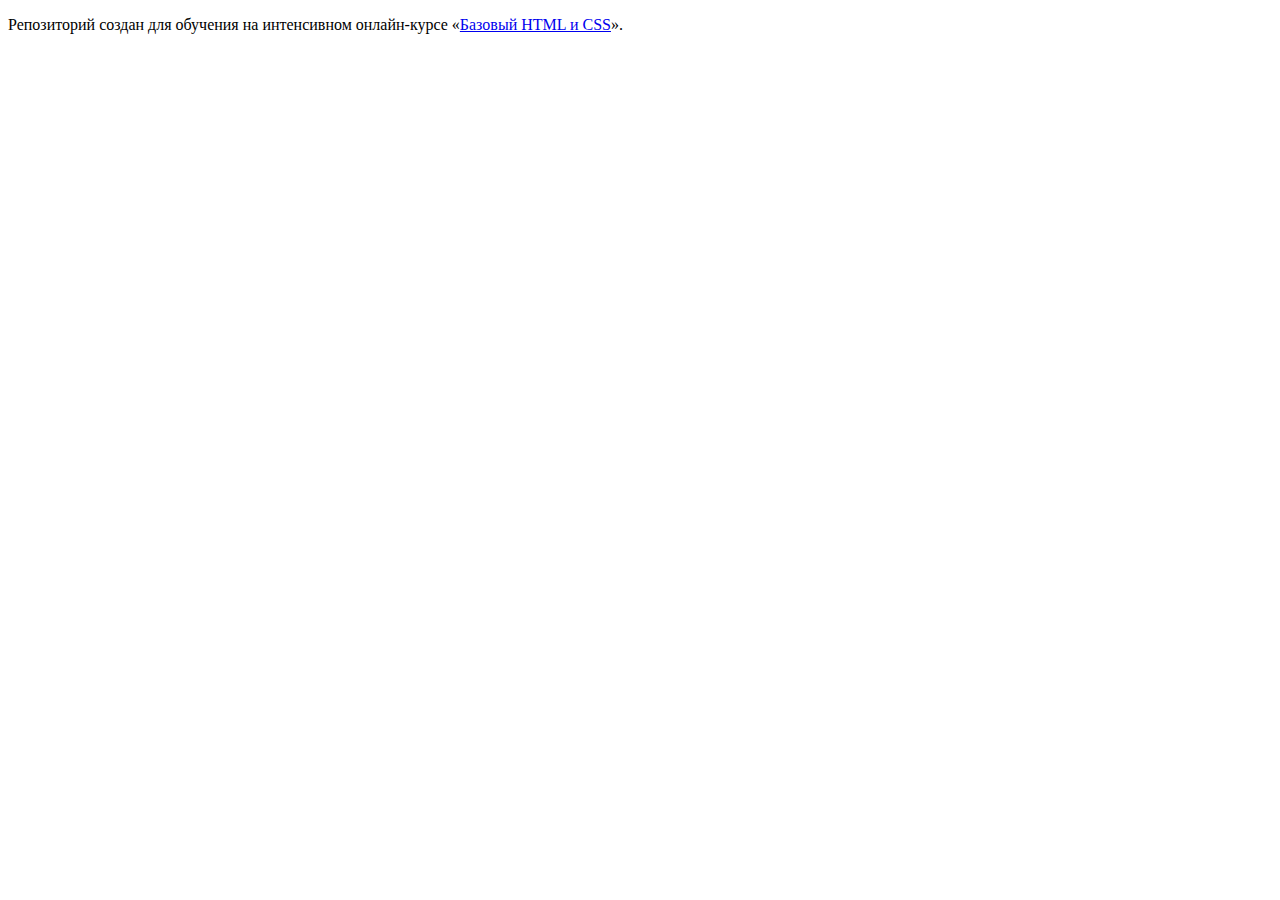
<file: master/index.html>
<!DOCTYPE html>
<html lang="ru">
  <head>
    <meta charset="utf-8">
    <title>HTML Academy: Седона</title>
    <base href="https://htmlacademy-htmlcss.github.io/125048-sedona/master/">
</head>
  <body>

    <p>Репозиторий создан для обучения на интенсивном онлайн‑курсе «<a href="https://htmlacademy.ru/intensive/htmlcss">Базовый HTML и CSS</a>».</p>

  </body>
</html>
</file>
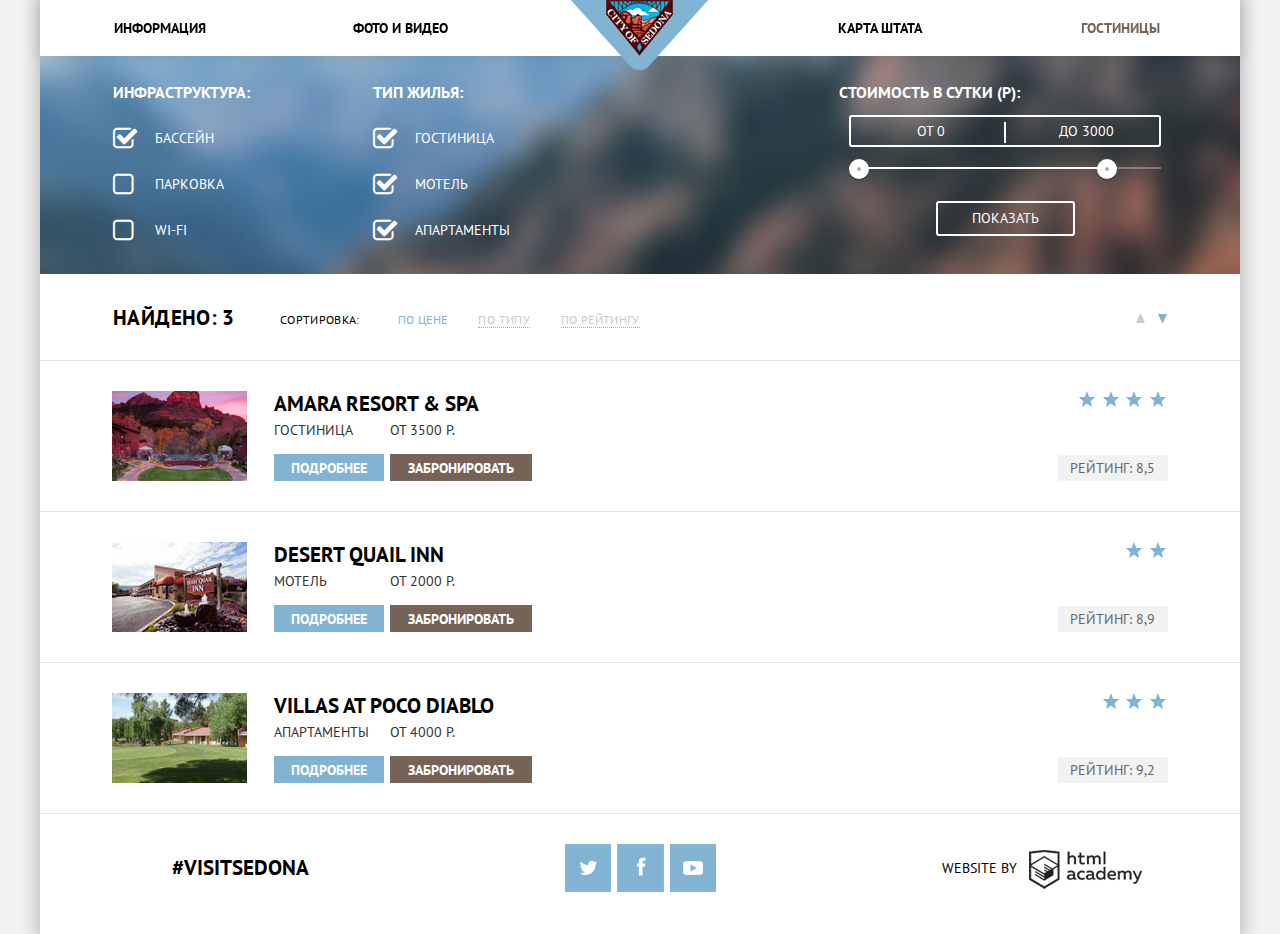
<file: hotels.html>
<!DOCTYPE html>
<html lang="ru">

<head>
  <meta charset="UTF-8">
  <title>Sedona | Hotels</title>
  <link href='http://fonts.googleapis.com/css?family=PT+Sans:400,700&amp;subset=latin,cyrillic' rel='stylesheet' type='text/css'>
  <link href="style/normalize.css" rel="stylesheet">
  <link rel="stylesheet" href="style/main_min.css">
  <link rel="shortcut icon" href="img/favicon.ico" type="image/x-icon">
</head>

<body>

  <!-- Header -->
  <div class="container">
    <header class="static">
      <nav>
        <ul class="menu">
          <li><a href="index.html">Информация</a></li>
          <li><a href="#">Фото и видео</a></li>
          <li class="logo">
            <a href="index.html"><img width="138" height="70" src="img/logo.png" alt="Sedona Logo">Logo</a>
          </li>
          <li><a href="#">Карта штата</a></li>
          <li><a class="active" href="hotels.html">Гостиницы</a></li>
        </ul>
      </nav>
    </header>

    <!-- Content -->
    <main class="main">

      <div class="hotels-filters" id="hotels-filters">
        <form class="filters row" action="/filter" method="post">
          <div class="filter-options column column-double">
            <fieldset class="options">
              <h2 class="filter-title">Инфраструктура:</h2>
              <ul>
                <li>
                  <input class="form-checkbox" id="check-f-1" type="checkbox" name="facilities" value="val-1" checked>
                  <label class="form-label" for="check-f-1">Бассейн</label>
                </li>
                <li>
                  <input class="form-checkbox" id="check-f-2" type="checkbox" name="facilities" value="val-2">
                  <label class="form-label" for="check-f-2">Парковка</label>
                </li>
                <li>
                  <input class="form-checkbox" id="check-f-3" type="checkbox" name="facilities" value="val-3">
                  <label class="form-label" for="check-f-3">Wi-Fi</label>
                </li>
              </ul>
            </fieldset>
            <fieldset class="options">
              <h2 class="filter-title">Тип жилья:</h2>
              <ul>
                <li>
                  <input class="form-checkbox" id="check-h-1" type="checkbox" name="housing" value="val-1" checked>
                  <label class="form-label" for="check-h-1">Гостиница</label>
                </li>
                <li>
                  <input class="form-checkbox" id="check-h-2" type="checkbox" name="housing" value="val-2" checked>
                  <label class="form-label" for="check-h-2">Мотель</label>
                </li>
                <li>
                  <input class="form-checkbox" id="check-h-3" type="checkbox" name="housing" value="val-3" checked>
                  <label class="form-label" for="check-h-3">Апартаменты</label>
                </li>
              </ul>
            </fieldset>
          </div>

          <div class="filter-cost column">
            <h2 class="filter-title m10">Стоимость в&nbsp;сутки (Р):</h2>
            <div class="cost-control" id="cost-control">
              <div class="cost-group">
                <label>от
                  <input class="cost-input cost-input-min" type="text" name="cost-from" value="0">
                </label>
                <label>до
                  <input class="cost-input cost-input-max" type="text" name="cost-to" value="3000">
                </label>
              </div>
              <div class="range">
                <div class="scale">
                  <button class="scale-slider scale-slider-min" type="button" tabindex="-1"></button>
                  <button class="scale-slider scale-slider-max" type="button" tabindex="-1"></button>
                </div>
              </div>
            </div>
            <button class="btnform btn-light" type="submit">Показать</button>
          </div>
        </form>
      </div>

      <section class="results">

        <div class="results-heading">
          <div class="sorting">
            <div class="sorting-text">
              <p class="results-title">Найдено: <span class="quantity">3</span></p>
              <p class="sorting-title">Сортировка:</p>
              <ul class="sorting-list">
                <li><a class="sorting-active disabled" href="#">По цене</a></li>
                <li><a class="disabled" href="#">По типу</a></li>
                <li><a class="disabled" href="#">По рейтингу</a></li>
              </ul>
            </div>
            <div class="sorting-controls">
              <a class="arrow ascending" href="#"></a>
              <a class="arrow descending down-active" href="#"></a>
            </div>
          </div>
        </div>

        <div class="items">

          <div class="results-wrapper">
            <div class="item-wrapper">
              <div class="itempic-wrapper"><img src="img/hotel-img1.jpg" alt="Amara Resort & Spa" width="135" height="90"></div>

              <div class="item-description">
                <a href="#" class="item-title">Amara Resort & Spa</a>
                <div class="item-text">
                  <p>Гостиница</p>
                  <p>от 3500 р.</p>
                </div>
                <p class="item-btns">
                  <a href="#" class="item-btn details">Подробнее</a>
                  <a href="#" class="item-btn book">Забронировать</a>
                </p>
              </div>
            </div>

            <div class="item-rating">
              <div class="rating-stars">
                <span></span>
                <span></span>
                <span></span>
                <span></span>
              </div>
              <p class="rating-text">Рейтинг: 8,5</p>
            </div>
          </div>

          <div class="results-wrapper">
            <div class="item-wrapper">
              <div class="itempic-wrapper"><img src="img/hotel-img2.jpg" alt="Desert Quail Inn" width="135" height="90"></div>

              <div class="item-description">
                <a href="#" class="item-title">Desert Quail Inn</a>
                <div class="item-text">
                  <p>Мотель</p>
                  <p>от 2000 р.</p>
                </div>
                <p class="item-btns">
                  <a href="#" class="item-btn details">Подробнее</a>
                  <a href="#" class="item-btn book">Забронировать</a>
                </p>
              </div>
            </div>

            <div class="item-rating">
              <div class="rating-stars">
                <span></span>
                <span></span>
              </div>
              <p class="rating-text">Рейтинг: 8,9</p>
            </div>
          </div>

          <div class="results-wrapper">
            <div class="item-wrapper">
              <div class="itempic-wrapper"><img src="img/hotel-img3.jpg" alt="Villas at Poco Diablo" width="135" height="90"></div>

              <div class="item-description">
                <a href="#" class="item-title">Villas at Poco Diablo</a>
                <div class="item-text">
                  <p class="item-description">Апартаменты</p>
                  <p>от 4000 р.</p>
                </div>
                <p class="item-btns">
                  <a href="#" class="item-btn details">Подробнее</a>
                  <a href="#" class="item-btn book">Забронировать</a>
                </p>
              </div>
            </div>

            <div class="item-rating">
              <div class="rating-stars">
                <span></span>
                <span></span>
                <span></span>
              </div>
              <p class="rating-text">Рейтинг: 9,2</p>
            </div>
          </div>

        </div>

      </section>
    </main>

    <!-- Footer -->
    <footer>
      <div class="col col1">
        <a href="#" class="hashtag" target="_blank">#Visitsedona</a>
      </div>
      <div class="col col1">
        <div class="social">
          <a href="https://twitter.com/" class="social-icon tw" target="_blank">Twitter</a>
          <a href="https://www.facebook.com/" class="social-icon fb" target="_blank">Facebook</a>
          <a href="http://www.youtube.com/" class="social-icon youtube" target="_blank">Youtube</a>
        </div>
      </div>
      <div class="col col1">
        <p class="copyright">Website by <a href="http://htmlacademy.ru/" class="academy" target="blank">HTML Academy</a></p>
      </div>
    </footer>
  </div>
  <!-- container closure -->

  <script src="js/jquery-1.11.1.min.js"></script>
  <script type="text/javascript" src="js/jquery.nouislider.all.min.js"></script>
  <script src="js/main_min.js"></script>

</body>

</html>
</file>
<file: style/main_min.css>
@font-face{font-weight:400;font-family:"symbols-sedona";font-style:normal;src:url(../fonts/symbols-sedona.woff) format("woff"),url(../fonts/symbols-sedona.woff2) format("woff2")}[class*=" icon-"]::before,[class^=icon-]::before{display:inline-block;width:1em;margin-right:.2em;margin-left:.2em;font-weight:400;line-height:1em;font-family:"symbols-sedona";vertical-align:top;text-align:center;text-transform:none;text-decoration:inherit;font-style:normal;font-variant:normal;speak:none}abbr,address,article,aside,audio,b,blockquote,canvas,caption,cite,code,dd,del,details,dfn,div,dl,dt,em,fieldset,figcaption,figure,form,h1,h2,h3,h4,h5,h6,header,hgroup,html,i,iframe,img,ins,kbd,label,legend,li,mark,menu,nav,object,ol,p,pre,q,samp,section,small,span,strong,sub,summary,sup,table,tbody,td,tfoot,th,thead,time,tr,ul,var,video{margin:0;padding:0;font-size:100%;vertical-align:baseline;background:0 0;border:0;outline:0}body,footer,main{margin:0;vertical-align:baseline;background:0 0;border:0;outline:0}body{padding:0}footer,main{font-size:100%}input:focus,textarea:focus{outline:none}.datepick,body{font-family:"PT Sans",Tahoma,sans-serif}body{line-height:1;text-transform:uppercase;font-size:14px}li,nav ul{list-style:none}blockquote,q{quotes:none}blockquote:after,blockquote:before,q:after,q:before{content:none}a,hr{padding:0}a{vertical-align:baseline;background:0 0;margin:0}table{border-collapse:collapse;border-spacing:0}article,aside,details,figcaption,figure,footer,hgroup,hr,main,menu,nav,section{display:block}hr{height:1px;margin:1em 0;border:0;border-top:1px solid #ccc}.datepick{font-size:90%;color:#000;background-color:#fff;border:2px solid #ebebeb;border-top:none;border-radius:.25em;box-shadow:5px 5px 25px -10px rgba(0,0,0,.5)}.datepick-rtl{direction:rtl}.datepick-popup{z-index:50}.datepick-disable{position:absolute;z-index:40;background-color:#fff;opacity:.5;filter:alpha(opacity=50)}.datepick a,a{color:#000;text-decoration:none}.datepick a.datepick-disabled{color:#888;cursor:auto}.datepick button{margin:.25em;padding:.125em 0;font-weight:700;background-color:#fcc;border:none;border-radius:.25em}.datepick-ctrl,.datepick-nav{float:left;width:100%;font-weight:700;font-size:90%;line-height:18px;color:#000;background-color:#f2f2f2;opacity:.7}.datepick-ctrl{font-size:85%}.datepick-cmd{width:30%}.datepick-cmd:hover{background-color:rgba(118,99,87,.8)}.datepick-cmd-nextJump,.datepick-cmd-prevJump{width:8%}a.datepick-cmd{height:1.5em}button.datepick-cmd{text-align:center}.datepick-cmd-clear,.datepick-cmd-prev,.datepick-cmd-prevJump{float:left;padding-left:2%}.datepick-cmd-current,.datepick-cmd-today{float:left;width:35%;text-align:center}.datepick-cmd-close,.datepick-cmd-next,.datepick-cmd-nextJump{float:right;padding-right:2%;text-align:right}.datepick-rtl .datepick-cmd-clear,.datepick-rtl .datepick-cmd-prev,.datepick-rtl .datepick-cmd-prevJump{float:right;padding-right:2%;padding-left:0;text-align:right}.datepick-rtl .datepick-cmd-current,.datepick-rtl .datepick-cmd-today{float:right}.datepick-rtl .datepick-cmd-close,.datepick-rtl .datepick-cmd-next,.datepick-rtl .datepick-cmd-nextJump{float:left;padding-right:0;padding-left:2%;text-align:left}.datepick-month-nav{float:left;text-align:center;background-color:#777}.datepick-month-nav div{float:left;width:12.5%;margin:1%;padding:1%}.datepick-month-nav span{color:#888}.datepick-month-row{clear:left}.datepick-month{float:left;width:15em;text-align:center}.datepick-month-header,.datepick-month-header input,.datepick-month-header select{height:1.5em;font-weight:700;font-family:"PT Sans",Tahoma,sans-serif;color:#000;background-color:#f2f2f2;opacity:.8}.datepick-month-header input,.datepick-month-header select{height:1.4em;margin:0;padding:0;font-size:100%;border:none}.datepick-month-header input{position:absolute;display:none}.datepick-month table{width:100%;border-collapse:collapse}.datepick-month td,.datepick-month th{margin:0;padding:0;font-weight:400;text-align:center}.datepick-month a,.datepick-month th{color:#fff;background-color:rgba(118,99,87,.6)}.datepick-month a{color:#000;text-decoration:none;background-color:#eee}.datepick-month td{background-color:#eee;border:1px solid #ebebeb;color:#888}.datepick-month td.datepick-week{border:1px solid #777}.datepick-month td.datepick-week *{color:#fff;background-color:#777;border:none}.datepick-month a,.datepick-month span{display:block;width:100%;padding:.125em 0}.datepick-month .datepick-other-month{background-color:#ddd;opacity:.5}.datepick-month .datepick-weekend,.datepick-status{background-color:#ddd}.datepick-month .datepick-today{background-color:rgba(118,99,87,.6)}.datepick-month .datepick-highlight{background-color:rgba(129,179,210,.5)}.datepick-month .datepick-selected{color:#fff;background-color:#81b3d2}.datepick-month th.datepick-week{color:#fff}.datepick-status{clear:both;text-align:center}.datepick-clear-fix{clear:both}.container,html{height:100%}.container{position:relative;display:table;width:100%;min-width:768px;margin:0 auto;text-align:center;background:#fff}.col{float:left;box-sizing:border-box}.col1{width:33.333333%}.col2{width:66.666666%}.container:after,.filter:after,.item-rating:after,.item:after,.main:before,.promo:after,.results-wrapper:after,.row:after,.welcome:before,.wrapper:before,header:after,main:before,nav:after{content:"";display:table;clear:both}main{padding:56px 0 120px}.main-index{padding:0}.main-index.scrolled{padding-top:56px}.header-index.fixed,header{position:fixed;box-shadow:0 0 15px 1px rgba(0,1,1,.1)}header{z-index:60;display:block;width:100%;min-width:768px;font-weight:700;text-align:center;background:#fff}.header-index{position:static;top:-56px}.header-index.fixed{border-radius:1px}.menu{font-size:0}.menu a,.menu li{display:inline-block;width:20%;vertical-align:top}.menu a{width:100%;font-size:14px;line-height:56px;vertical-align:middle}.menu a:hover{color:#81b3d2}.menu a:active{color:rgba(0,0,0,.3)}.menu a.active{color:#766357;cursor:default;pointer-events:none}.menu a.active:hover{color:#604e43}.menu a.active:active,.menu a.disabled{color:rgba(118,99,87,.3)}.menu a.disabled{pointer-events:none}.menu .logo{position:relative}.logo a,footer{position:absolute;left:0}.logo a{top:0;z-index:10;height:70px}footer{bottom:0;box-sizing:border-box;width:100%;padding:20px 0 36px;background:rgba(255,255,255,.9)}.hashtag{font-weight:700;font-size:21px;line-height:48px;vertical-align:middle}.logo a,.social{font-size:0}.social-icon{display:inline-block;width:46px;height:48px;margin:0 6px 6px 0;font-size:0;vertical-align:middle;background:url(../img/footer-icons.png) no-repeat}.social-icon.fb{width:47px;background:url(../img/footer-icons.png) -47px 0 no-repeat}.social-icon.youtube{background:url(../img/footer-icons.png) -95px 0 no-repeat}.social-icon:hover{background-position:0 -49px}.social-icon.fb:hover{background-position:-47px -49px}.social-icon.youtube:hover{background-position:-95px -49px}.social-icon:active{background-position:0 -98px}.social-icon.fb:active{background-position:-47px -98px}.social-icon.youtube:active{background-position:-95px -98px}.social-icon:last-child{margin-right:0}.copyright{margin-left:15px;padding-right:3px;line-height:48px}.copyright a,.number:after,.number:before,.search-form label{display:inline-block;vertical-align:middle}.copyright a{height:39px;margin:0 8px;width:113px;font-size:0}.copyright>.academy{width:113px;height:39px;background-image:url(../img/logo-htmlacademy.png);background-repeat:no-repeat;background-position:-5px -5px}.copyright>.academy:hover{background-position:-5px -54px}.copyright a:active{background-position:-142px -68px}.copyright>.academy:active{background-position:-128px -5px}.welcome{position:relative;box-sizing:border-box;width:100%;height:512px;overflow:hidden}.welcome-text{width:100%;height:100%;background:url(../img/index-bgr1200.jpg) 50% -56px no-repeat}.welcome-mask{position:absolute;bottom:-4px;left:0}.welcome-mask img{width:100.2%;height:auto}.feature{min-height:256px;padding:50px 45px 0}.feature.big{box-sizing:border-box;padding:45px;color:#fff;background-color:#81b3d2}.feature.grey,.feature.small{box-sizing:border-box;min-height:330px;background-color:#fff}.feature.grey{min-height:258px;padding:45px 40px;background-color:#eee}.promo-img-wrapper{height:256px}.itempic-wrapper img,.promo-img-wrapper img{width:100%;height:auto}.promo-header{padding:55px}.promo-header-title,.promo-title{width:444px;margin:0 auto 34px;font-weight:700;font-size:21px;line-height:26px}.promo-title{width:153px;margin:0 auto 8px}.promo-text{margin:20px auto 0;line-height:21px;-webkit-hyphens:auto;-moz-hyphens:auto;-ms-hyphens:auto}.promo-header-text,.small .promo-text{color:#333}.number{margin-top:10px}.number:after,.number:before{content:"";width:9px;height:2px;margin-bottom:4px;background-color:#fff}.number:before{margin-right:6px}.number:after{margin-left:6px}.grey .number:after,.grey .number:before,.small .number:after,.small .number:before{background-color:#333}.icon:before{content:"";display:block;width:75px;height:76px;margin:0 auto 28px;background:url(../img/promo-icons.png) no-repeat}.food:before{background-position:-77px -1px}.souvenirs:before{width:65px;background-position:-153px 0}.search{position:relative;padding-top:55px}.search-title{font-weight:700;font-size:30px}.search-text{width:70%;margin:28px auto 46px;line-height:24px;color:#333}.map{width:100%;height:593px;background:url(../img/index-map.jpg) 0 -14px no-repeat}.search-form{position:relative;top:0;left:50%;z-index:50;box-sizing:border-box;width:568px;margin-left:-284px;font-weight:700;font-size:0;text-align:left}.search-form-content{box-sizing:border-box;min-height:395px;padding:56px 55px;background-color:#fff}.search-form-title{margin:0 auto;font-size:21px;line-height:86px;text-align:center;color:#fff;background-color:#766357}.search-form p{margin-bottom:29px}.search-form label{width:112px;font-size:14px;line-height:21px}.search-form input{-webkit-border-radius:0;-webkit-appearance:none}.search-form input[type=number],.search-form input[type=text]{box-sizing:border-box;width:100%;height:38px;padding:0 40px 0 14px;font-weight:700;font-size:14px;font-family:"PT Sans",Tahoma,sans-serif;color:#000;text-transform:uppercase;background-color:#f2f2f2;border:none}.search-form input[type=number]:hover,.search-form input[type=text]:hover{background-color:#ebebeb}.search-form input[type=number]::-webkit-input-placeholder,.search-form input[type=text]::-webkit-input-placeholder{color:#000}.search-form input[type=number]:-moz-placeholder,.search-form input[type=number]::-moz-placeholder,.search-form input[type=text]:-moz-placeholder,.search-form input[type=text]::-moz-placeholder{color:#000}.search-form input[type=number]:-ms-input-placeholder,.search-form input[type=text]:-ms-input-placeholder{color:#000}.search-form .adults,.search-form .children{display:inline-block;box-sizing:border-box;margin-bottom:55px;vertical-align:middle}.adults{width:233px;margin-right:45px}.children{width:180px}.search-form input[id=adults],.search-form input[id=children]{box-sizing:border-box;width:100%;padding:0 40px;text-align:center}.search-form input[type=number]{text-align:center}.search-form input[id=adults]:focus,.search-form input[id=children]:focus{padding:0 40px}.children label{width:65px}.search-form input[type=submit]{width:100%;height:58px;font-weight:700;font-size:21px;font-family:"PT Sans",Tahoma,sans-serif;color:#fff;text-transform:uppercase;background-color:#81b3d2;border:none;cursor:pointer}.search-form span{position:relative;display:inline-block;width:346px;vertical-align:middle}.search-form .input-wrapper{width:114px}.search-form label.search-form-calendar{position:absolute;top:50%;right:9px;width:20px;height:22px;margin-top:-12px;font-size:0;background:url([data-uri]) no-repeat;cursor:pointer}input[type=text]:hover+.search-form-calendar{background:url([data-uri])}input[type=text]:focus+.search-form-calendar{background:url([data-uri])}.search-form-minus,.search-form-plus{position:absolute;top:50%;width:24px;height:20px;margin-top:-10px;font-size:0}.search-form-minus{left:8px;background:url([data-uri]) no-repeat 50% 50%}.search-form-plus{right:8px;background:url([data-uri]) no-repeat 50% 50%}.search-form-minus:hover{background:url([data-uri]) no-repeat 50% 50%}.search-form-minus:active{background:url([data-uri]) no-repeat 50% 50%}.search-form-plus:hover{background:url([data-uri]) no-repeat 50% 50%}.search-form-plus:active{background:url([data-uri]) no-repeat 50% 50%}input::-webkit-inner-spin-button,input::-webkit-outer-spin-button{margin:0;-webkit-appearance:none}.price-control{position:relative;box-sizing:border-box;width:87%;height:50px;font-size:14px;border:2px solid #fff;border-radius:3px}.price-control:before{content:"";position:absolute;top:50%;left:50%;display:block;width:2px;height:26px;margin-top:-13px;margin-left:1px;background:#fff}.price-control input,.price-control p{box-sizing:border-box;text-align:center}.price-control p{display:inline-block;margin:0 auto;line-height:50px;vertical-align:middle;width:49%}.price-control input{width:55%;padding-bottom:4px;padding-left:4px;font-size:14px;font-family:"PT Sans",Tahoma,sans-serif;color:#fff;background:0 0;border:none;-moz-appearance:textfield}.range-control{position:relative;width:80.2%;margin:44px 0 0 2.8%}.noUi-target,.noUi-target *{box-sizing:border-box;-webkit-user-select:none;-moz-user-select:none;-ms-user-select:none;-ms-touch-action:none;-webkit-touch-callout:none}.noUi-target{position:relative;direction:ltr}.noUi-base{position:relative;width:100%;height:100%}.noUi-origin{position:absolute;top:0;right:0;bottom:0;left:0}.noUi-handle{position:relative;z-index:1;box-sizing:content-box}.noUi-horizontal{height:2px}.noUi-horizontal .noUi-handle{position:absolute;top:-9px;left:-10px;width:4px;height:4px;background:#ababab;border:8px solid #fff;border-radius:50%;cursor:pointer}.noUi-horizontal .noUi-handle:active{background:#1c4f80}.noUi-background{background:#b3b3b3}.noUi-connect{background:#fff}.results-wrapper{padding:0 calc((20% - 93px)/2);padding:30px 6%;text-align:left;border-top:1px solid #e5e5e5}.results-heading{padding:0 6%}.sorting p,.sorting-controls,.sorting-list,.sorting-list li,.sorting-title{display:inline-block;vertical-align:top}.results-title{margin-right:42px;font-weight:700;font-size:21px}.sorting{padding:35px 0 31px;font-size:11.5px;line-height:18px;letter-spacing:.03em}.sorting-text{display:inline-block;box-sizing:border-box;width:96.5%;vertical-align:middle;text-align:left}.sorting-title{margin:2px 35px 0 0}.sorting-list{width:55%;margin-top:2px}.sorting-list a{margin-right:2.4em;font-size:11.5px;color:#cacaca;letter-spacing:.03em;border-bottom:1px dotted #81b3d2}.sorting-list a:hover{color:#81b3d2}.sorting-list a:active{color:#000;border:none}.sorting-list a.sorting-active{color:#81b3d2;border-bottom:none}.sorting-conrols{box-sizing:border-box;width:5.2%;font-size:0}.arrow{display:inline-block;width:9px;height:9px;margin-top:5px;font-size:0;vertical-align:top}.ascending{margin-right:10px;background:url([data-uri]) no-repeat;opacity:.2}.arrow:hover{opacity:1}.descending{background:url([data-uri]);opacity:.2}.descending:active,.down-active{background:url([data-uri]);opacity:1}.ascending:active,.up-active{background:url([data-uri]);opacity:1}.item{padding:30px 0;border-top:1px solid #e5e5e5}.items:last-child{border-bottom:1px solid #e5e5e5}.item-description,.item-wrapper,.itempic-wrapper{display:inline-block;float:left;vertical-align:top}.item-wrapper{width:85%}.item-description{max-width:70%}.itempic-wrapper{width:135px;height:90px;margin-right:27px;overflow:hidden}.item-title{font-weight:700;font-size:21px;line-height:26px}.item-title:hover{color:#81b3d2}.item-title:active{color:rgba(0,0,0,.3)}.item-text{max-width:265px;margin:6px 0 17px;font-size:0;color:#333}.item-text p{display:inline-block;font-size:14px;vertical-align:middle}.item-text p:first-child{width:44%}.item-text p:last-child{width:56%;vertical-align:top}.item-btns,.rating-stars{font-size:0}.item-btns:last-child{margin-right:0}.item-btn{display:inline-block;box-sizing:border-box;height:27px;margin-right:6px;padding-top:7px;font-weight:700;font-size:14px;vertical-align:middle;text-align:center;color:#fff}.details:hover,.search-form input[type=submit]:hover{background-color:#669ec0}.details:active,.search-form input[type=submit]:active{color:rgba(255,255,255,.3);background-color:#5496bd}.book:hover{background-color:#604e43}.book:active{color:rgba(255,255,255,.3);background-color:#503e33}.details{width:110px;background-color:#81b3d2}.book{width:142px;background-color:#766357}.item-rating{position:relative;display:inline-block;width:15%;vertical-align:middle;text-align:right}.rating-text{float:right;box-sizing:border-box;width:110px;height:26px;margin-top:47px;padding-top:6px;text-align:center;color:#666;background-color:#f2f2f2}.rating-stars>span{display:inline-block;width:19px;height:17px;margin-left:4.5px;font-size:0;vertical-align:middle;background:url([data-uri]) no-repeat}@media screen and (min-width:1200px){.container{position:relative;z-index:20;box-shadow:0 0 15px 5px rgba(0,1,1,.2)}body{height:100%;background:#f2f2f2}.container,.fixed,header{width:1200px}.col1{width:33.334%}.col2{width:66.667%}.feature.big{padding-top:53px}.item-description{max-width:80%}}.modal-content{position:absolute;display:none;box-shadow:0 7px 15px 0 rgba(0,1,1,.15)}.modal-content-show{z-index:100;display:block;-webkit-animation:bounce .6s;animation:bounce .6s}@-webkit-keyframes bounce{0%{-webkit-transform:translateX(-3000px);transform:translateX(-3000px)}70%{-webkit-transform:translateX(30px);transform:translateX(30px)}90%{-webkit-transform:translateX(-10px);transform:translateX(-10px)}to{-webkit-transform:translateX(0);transform:translateX(0)}}@keyframes bounce{0%{-webkit-transform:translateX(-3000px);transform:translateX(-3000px)}70%{-webkit-transform:translateX(30px);transform:translateX(30px)}90%{-webkit-transform:translateX(-10px);transform:translateX(-10px)}to{-webkit-transform:translateX(0);transform:translateX(0)}}.modal-content-error{position:absolute;top:338px;left:50%;display:none;padding:10px;font-weight:700;font-size:14px;line-height:21px;font-family:"PT Sans",Tahoma,sans-serif;color:#000;background-color:#fff;border:2px solid red;border-radius:5px}.modal-content-error-show{display:block;-webkit-animation:disappear 500s;animation:disappear 500s}@-webkit-keyframes disappear{0%{opacity:1}.33%{opacity:.6}.34%{opacity:.4}.35%{opacity:.2}.355%,to{opacity:0}}@keyframes disappear{0%{opacity:1}.33%{opacity:.6}.34%{opacity:.4}.35%{opacity:.2}.355%,to{opacity:0}}.map-wrapper{height:593px}.main-poster{position:relative;height:510px;background:#3d4c57 url(../img/bg-main-poster.jpg) no-repeat 50% 30%;background-size:cover}.main-poster::after{content:"";position:absolute;right:0;bottom:0;left:0;z-index:2;height:57px;background:url(../img/bg-poster-mask.svg) no-repeat 0 50%;background-size:100% 57px}.no-svg .main-poster::after{background-image:url(../img/bg-poster-mask.png)}.slogan{position:absolute;top:75px;left:50%;z-index:1;width:458px;height:352px;margin-left:-229px;font-size:0;line-height:0;color:transparent;background:url(../img/bg-poster-text.png) no-repeat}.hotels-filters{padding-top:14px;padding-bottom:8px;color:#fff;background:#46525c url(../img/bg-hotels-filters.jpg) no-repeat 0 50%;background-size:cover}.hotels-filters h2{margin:12px 0;font-size:16px;line-height:21px;text-align:left}.filter-options{padding-left:6%;font-size:0}.options{display:inline-block;max-width:150px;margin:0 30px 0 0;padding:0;font-size:14px;vertical-align:top;border:none}.options ul{margin:0;padding:0;list-style:none}.options li{margin:25px 0}.options:first-child{margin-right:119px}.filters .filter-cost{padding-right:6.5%;text-align:center}.cost-group{position:relative;font-size:0;border:2px solid #fff;border-radius:3px}.cost-group::before{content:"";position:absolute;top:5px;left:50%;width:2px;height:21px;margin-left:-1px;background:#fff}.cost-group label{display:inline-block;width:40%;padding:5px 5%;font-size:14px;vertical-align:top;text-align:right}.cost-input{max-width:50%;margin-top:0;padding:0;color:#fff;background:0 0;border:none}.cost-input-min{max-width:43%}.range{position:relative;height:2px;margin:20px 0;background:rgba(255,255,255,.3)}.scale{position:absolute;top:0;right:14%;bottom:0;left:0;background:#fff}.scale-slider{position:absolute;top:-8px;padding:2px;background:#ababab;border:8px solid #fff;border-radius:50%;outline:none;box-shadow:0 2px 0 0 rgba(0,0,0,.14);cursor:pointer}.scale-slider:hover{background:#1c4f80}.scale-slider-min{left:0}.scale-slider-max{right:0}.column{display:inline-block;box-sizing:border-box;width:32.5%;font-size:14px;vertical-align:top;text-align:left}.column-double{width:67%}.form-checkbox{display:none}.form-checkbox+.form-label{position:relative;padding-left:42px;font-size:14px;line-height:21px;cursor:pointer}.form-checkbox+.form-label::before{content:"\2610";position:absolute;top:0;left:0;font-size:26px;font-family:"symbols-sedona"}.form-checkbox:checked+.form-label::before{content:"\2611"}.form-checkbox+.form-label:hover::before{color:#fff}.form-checkbox:disabled+.form-label,.form-checkbox:disabled+.form-label::before,.form-checkbox:disabled+.form-label:hover::before{color:#6a6a6a;cursor:default}.btnform{display:inline-block;padding:5px 17px;font-weight:700;font-size:14px;line-height:21px;font-family:"PT Sans",Arial,sans-serif;vertical-align:top;text-align:center;color:#fff;text-transform:uppercase;text-decoration:none;background:#81b3d2;border:none;outline:none;cursor:pointer}.btn-light{margin:12px 0;padding:5px 34px;font-weight:400;background:0 0;border:2px solid #fff;border-radius:3px}.filters .m10{margin-left:-10px}.search-form input[type=number]:focus,.search-form input[type=text]:focus{background:#fff;border:1px solid #e5e5e5}.futures{background:#eee}.promorow{background:#81b3d2}
</file>
